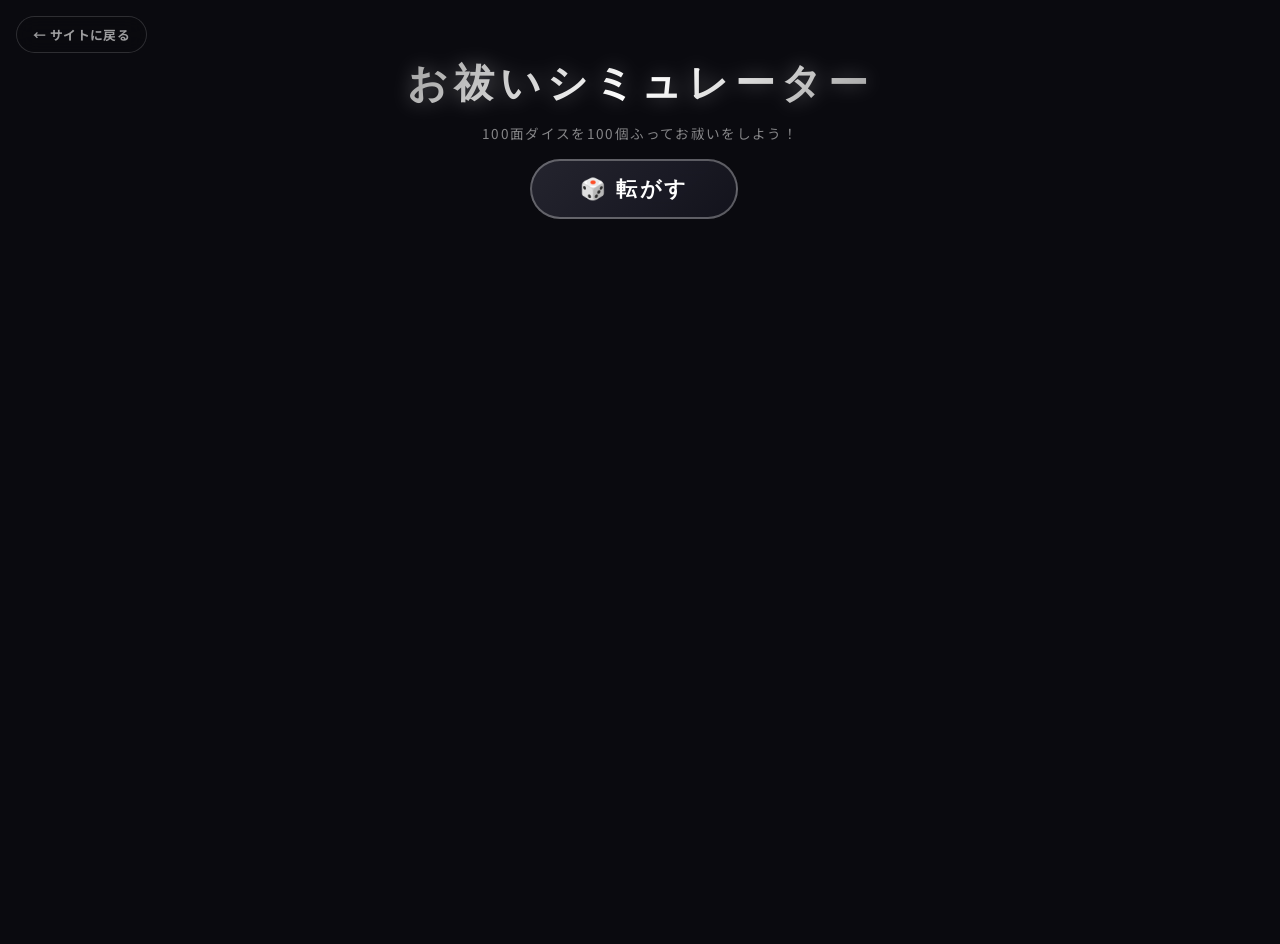
<file: games/oharai/index.html>
<!DOCTYPE html>
<html lang="ja">

<head>
  <meta charset="UTF-8">
  <meta name="viewport" content="width=device-width, initial-scale=1.0, viewport-fit=cover">
  <title>お祓いシミュレーター</title>
  <meta name="description" content="3D物理演出で100面ダイスを100個転がすシミュレーター">
  <link rel="stylesheet" href="style.css">
  <link
    href="https://fonts.googleapis.com/css2?family=Orbitron:wght@400;700;900&family=Noto+Sans+JP:wght@400;700&display=swap"
    rel="stylesheet">
</head>

<body>
  <a href="../../" id="back-to-site">← サイトに戻る</a>
  <div id="app">
    <!-- 3D Canvas -->
    <canvas id="dice-canvas"></canvas>

    <!-- Overlay UI -->
    <div id="overlay">
      <h1 id="title">お祓いシミュレーター</h1>
      <p id="subtitle">100面ダイスを100個ふってお祓いをしよう！</p>
      <div id="btn-row">
        <button id="roll-btn">🎲 転がす</button>
        <div id="action-btns">
          <button id="screenshot-btn" class="action-btn">📸 スクショ</button>
          <button id="share-btn" class="action-btn">𝕏 共有</button>
        </div>
      </div>
      <div id="status-text"></div>
    </div>

    <!-- Results Panel -->
    <div id="results-panel">
      <div id="results-grid"></div>
    </div>

    <!-- Debug Panel (?debug=1 で表示) -->
    <div id="debug-panel" style="display:none">
      <div id="debug-title">DEBUG</div>
      <button class="debug-btn" id="debug-normal">通常</button>
      <button class="debug-btn" id="debug-crit">クリ多め</button>
      <button class="debug-btn" id="debug-fumble">ファン多め</button>
      <button class="debug-btn" id="debug-neutral">同数</button>
      <button class="debug-btn" id="debug-explosion">爆発</button>
      <button class="debug-btn" id="debug-fallen">落下</button>
    </div>

  </div>

  <script type="importmap">
  {
    "imports": {
      "three": "https://esm.sh/three@0.162.0",
      "three/addons/": "https://esm.sh/three@0.162.0/examples/jsm/",
      "cannon-es": "https://esm.sh/cannon-es@0.20.0"
    }
  }
  </script>
  <script type="module" src="main.js"></script>
</body>

</html>
</file>
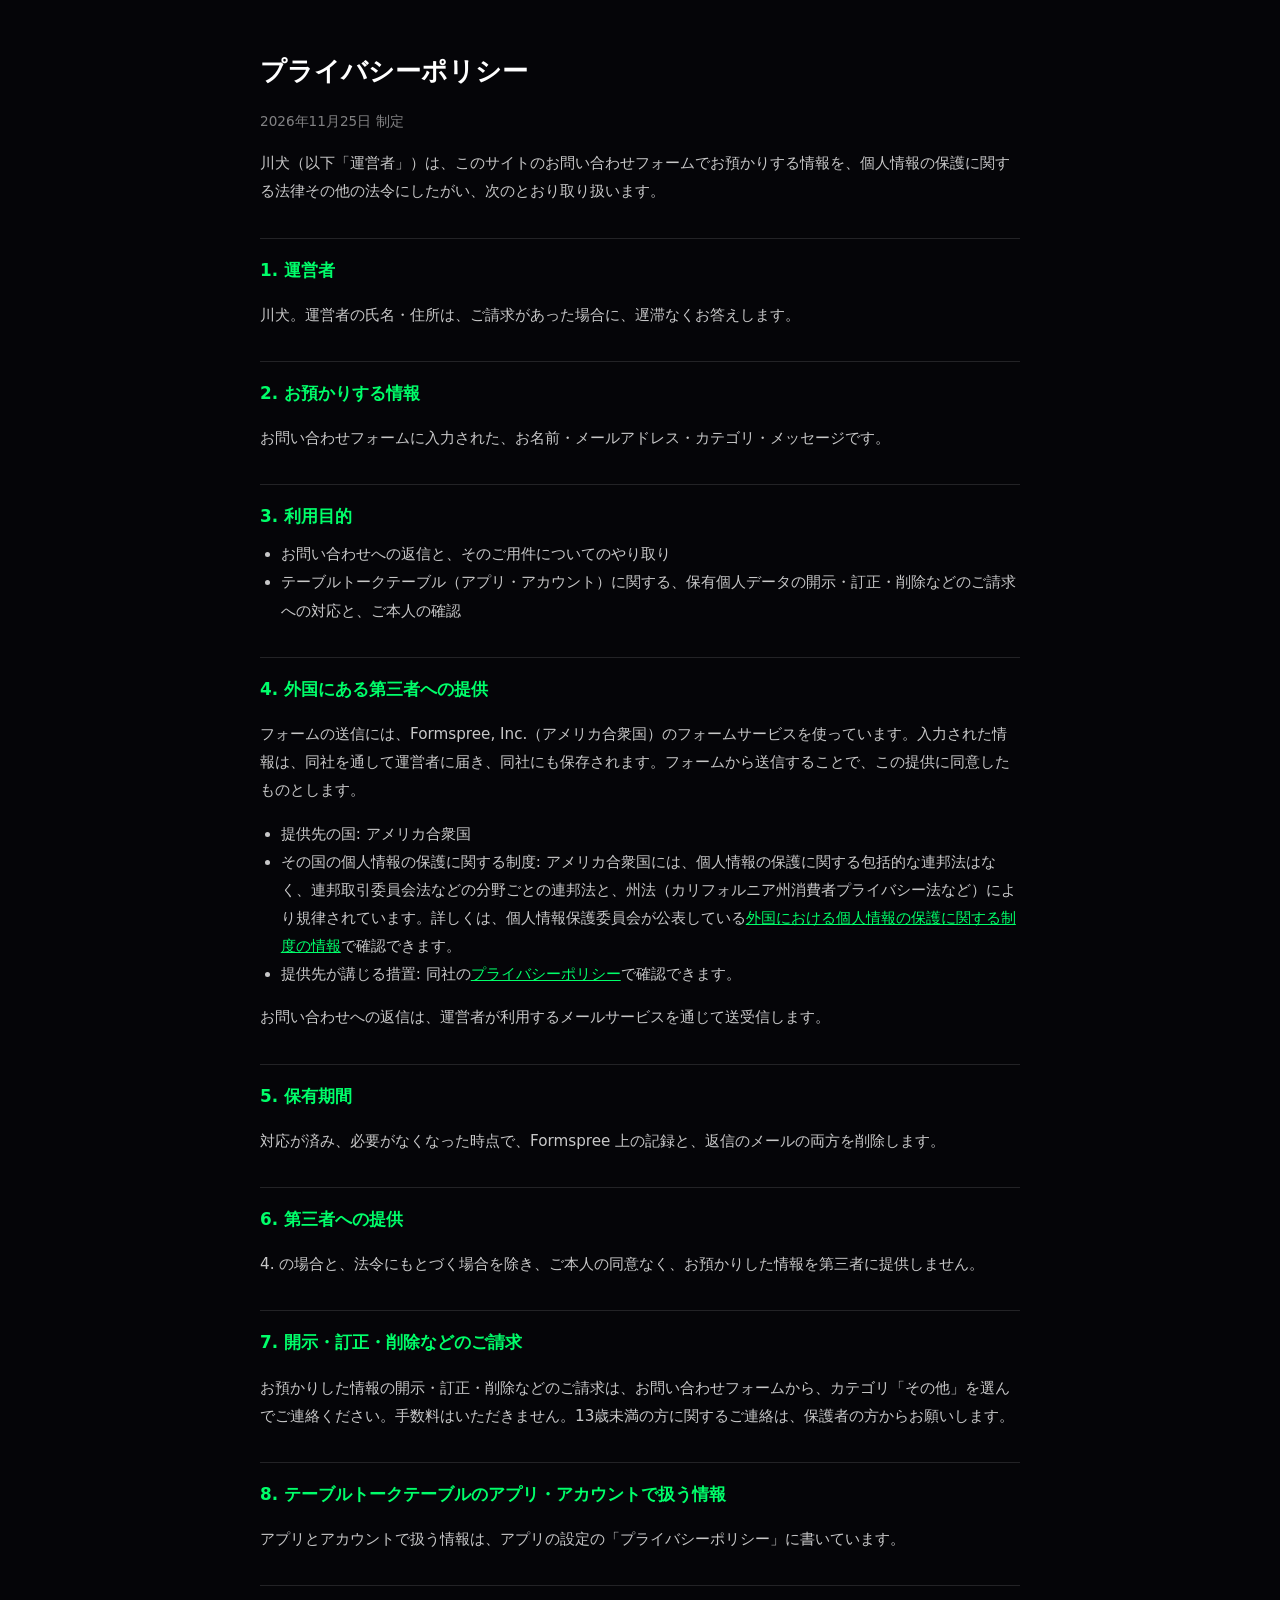
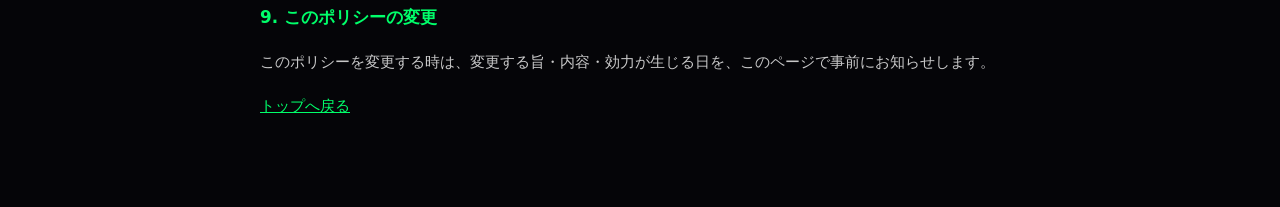
<file: privacy.html>
<!DOCTYPE html>
<html lang="ja">
<head>
<meta charset="UTF-8">
<meta name="viewport" content="width=device-width, initial-scale=1.0">
<title>プライバシーポリシー | 川犬 KAWAKEN</title>
<meta name="robots" content="noindex">
<link rel="icon" type="image/svg+xml" href="assets/favicon.svg">
<style>
  body { margin: 0; background: #050508; color: rgba(255,255,255,0.78); font-family: 'Noto Sans JP', system-ui, sans-serif; line-height: 1.85; }
  main { max-width: 760px; margin: 0 auto; padding: 48px 20px 72px; }
  h1 { color: #fff; font-size: 1.6rem; margin: 0 0 4px; }
  h2 { color: #00ff6a; font-size: 1.05rem; margin: 32px 0 8px; padding-top: 16px; border-top: 1px solid rgba(255,255,255,0.12); }
  p, li { font-size: 0.95rem; }
  ul { padding-left: 1.3em; margin: 0; }
  a { color: #00ff6a; }
  .note { color: rgba(255,255,255,0.5); font-size: 0.85rem; }
</style>
</head>
<body>
<main>
<h1>プライバシーポリシー</h1>
<p class="note">2026年11月25日 制定</p>
<p>川犬（以下「運営者」）は、このサイトのお問い合わせフォームでお預かりする情報を、個人情報の保護に関する法律その他の法令にしたがい、次のとおり取り扱います。</p>

<h2>1. 運営者</h2>
<p>川犬。運営者の氏名・住所は、ご請求があった場合に、遅滞なくお答えします。</p>

<h2>2. お預かりする情報</h2>
<p>お問い合わせフォームに入力された、お名前・メールアドレス・カテゴリ・メッセージです。</p>

<h2>3. 利用目的</h2>
<ul>
<li>お問い合わせへの返信と、そのご用件についてのやり取り</li>
<li>テーブルトークテーブル（アプリ・アカウント）に関する、保有個人データの開示・訂正・削除などのご請求への対応と、ご本人の確認</li>
</ul>

<h2>4. 外国にある第三者への提供</h2>
<p>フォームの送信には、Formspree, Inc.（アメリカ合衆国）のフォームサービスを使っています。入力された情報は、同社を通して運営者に届き、同社にも保存されます。フォームから送信することで、この提供に同意したものとします。</p>
<ul>
<li>提供先の国: アメリカ合衆国</li>
<li>その国の個人情報の保護に関する制度: アメリカ合衆国には、個人情報の保護に関する包括的な連邦法はなく、連邦取引委員会法などの分野ごとの連邦法と、州法（カリフォルニア州消費者プライバシー法など）により規律されています。詳しくは、個人情報保護委員会が公表している<a href="https://www.ppc.go.jp/personalinfo/legal/kaiseihogohou/#gaikoku">外国における個人情報の保護に関する制度の情報</a>で確認できます。</li>
<li>提供先が講じる措置: 同社の<a href="https://formspree.io/legal/privacy-policy/">プライバシーポリシー</a>で確認できます。</li>
</ul>
<p>お問い合わせへの返信は、運営者が利用するメールサービスを通じて送受信します。</p>

<h2>5. 保有期間</h2>
<p>対応が済み、必要がなくなった時点で、Formspree 上の記録と、返信のメールの両方を削除します。</p>

<h2>6. 第三者への提供</h2>
<p>4. の場合と、法令にもとづく場合を除き、ご本人の同意なく、お預かりした情報を第三者に提供しません。</p>

<h2>7. 開示・訂正・削除などのご請求</h2>
<p>お預かりした情報の開示・訂正・削除などのご請求は、お問い合わせフォームから、カテゴリ「その他」を選んでご連絡ください。手数料はいただきません。13歳未満の方に関するご連絡は、保護者の方からお願いします。</p>

<h2>8. テーブルトークテーブルのアプリ・アカウントで扱う情報</h2>
<p>アプリとアカウントで扱う情報は、アプリの設定の「プライバシーポリシー」に書いています。</p>

<h2>9. このポリシーの変更</h2>
<p>このポリシーを変更する時は、変更する旨・内容・効力が生じる日を、このページで事前にお知らせします。</p>

<p><a href="./">トップへ戻る</a></p>
</main>
</body>
</html>
</file>
<file: games/oharai/style.css>
/* ========================================
   3D 100面ダイス × 100個 シミュレーター
   ======================================== */

/* --- Reset & Base --- */
*,
*::before,
*::after {
  margin: 0;
  padding: 0;
  box-sizing: border-box;
}

html,
body {
  width: 100%;
  height: 100%;
  overflow: hidden;
  font-family: 'Noto Sans JP', 'Orbitron', sans-serif;
  background: #0a0a0f;
  color: #e0e0e0;
}

/* --- Back to Site Button --- */
#back-to-site {
  position: fixed;
  top: max(16px, calc(env(safe-area-inset-top, 0px) + 4px));
  left: max(16px, calc(env(safe-area-inset-left, 0px) + 16px));
  z-index: 500;
  font-family: 'Noto Sans JP', sans-serif;
  font-size: 0.8rem;
  font-weight: 700;
  color: rgba(255, 255, 255, 0.6);
  text-decoration: none;
  padding: 8px 16px;
  border-radius: 30px;
  border: 1px solid rgba(255, 255, 255, 0.15);
  background: rgba(10, 10, 15, 0.7);
  backdrop-filter: blur(10px);
  transition: all 0.3s ease;
  letter-spacing: 0.03em;
}

#back-to-site:hover {
  color: #00ff6a;
  border-color: rgba(0, 255, 106, 0.4);
  background: rgba(0, 255, 106, 0.08);
  box-shadow: 0 0 16px rgba(0, 255, 106, 0.15);
  transform: translateX(-2px);
}

#app {
  position: relative;
  width: 100%;
  height: 100%;
}

/* --- 3D Canvas --- */
#dice-canvas {
  display: block;
  width: 100%;
  height: 100%;
}

/* --- Overlay UI --- */
#overlay {
  position: absolute;
  top: 0;
  left: 0;
  width: 100%;
  pointer-events: none;
  display: flex;
  flex-direction: column;
  align-items: center;
  /* safe-area-inset-top: ノッチ/ステータスバーの高さ分下にずらす */
  padding: max(20px, calc(env(safe-area-inset-top, 0px) + 56px)) 20px 20px;
  z-index: 10;
}

#title {
  font-family: 'Orbitron', monospace;
  font-size: 2.5rem;
  font-weight: 900;
  background: linear-gradient(135deg, #a0a0a0, #ffffff, #a0a0a0);
  background-clip: text;
  -webkit-background-clip: text;
  -webkit-text-fill-color: transparent;
  text-shadow: none;
  letter-spacing: 0.15em;
  margin-bottom: 12px;
  filter: drop-shadow(0 0 10px rgba(255, 255, 255, 0.3));
}

/* --- Button Row (Roll + Action Buttons) --- */
#btn-row {
  display: flex;
  align-items: center;
  gap: 12px;
  pointer-events: none;
}

#roll-btn {
  pointer-events: auto;
  font-family: 'Orbitron', monospace;
  font-size: 1.3rem;
  font-weight: 700;
  padding: 14px 48px;
  border: 2px solid rgba(255, 255, 255, 0.3);
  border-radius: 50px;
  background: linear-gradient(135deg, rgba(40, 40, 50, 0.9), rgba(20, 20, 30, 0.95));
  color: #fff;
  cursor: pointer;
  transition: all 0.3s ease;
  backdrop-filter: blur(10px);
  text-transform: uppercase;
  letter-spacing: 0.1em;
}

#roll-btn:hover {
  border-color: rgba(255, 255, 255, 0.6);
  background: linear-gradient(135deg, rgba(60, 60, 80, 0.95), rgba(30, 30, 50, 0.98));
  transform: translateY(-2px);
  box-shadow: 0 8px 30px rgba(0, 0, 0, 0.5), 0 0 20px rgba(255, 255, 255, 0.1);
}

#roll-btn:active {
  transform: translateY(1px) scale(0.97);
}

#roll-btn:disabled {
  opacity: 0.4;
  cursor: not-allowed;
  transform: none;
  box-shadow: none;
}

#subtitle {
  font-family: 'Noto Sans JP', sans-serif;
  font-size: 0.85rem;
  color: rgba(255, 255, 255, 0.5);
  margin-bottom: 16px;
  letter-spacing: 0.1em;
}

#status-text {
  font-family: 'Orbitron', monospace;
  font-size: 1rem;
  margin-top: 10px;
  color: rgba(255, 255, 255, 0.6);
  min-height: 1.5em;
  letter-spacing: 0.05em;
}

/* --- Action Buttons (Share / Screenshot) --- */
#action-btns {
  display: flex;
  gap: 12px;
  opacity: 0;
  max-width: 0;
  overflow: clip visible;
  pointer-events: none;
  transition: opacity 0.4s ease, max-width 0.5s ease;
}

#action-btns.visible {
  opacity: 1;
  max-width: 400px;
  pointer-events: auto;
}

.action-btn {
  font-family: 'Noto Sans JP', sans-serif;
  font-size: 0.85rem;
  font-weight: 700;
  padding: 10px 24px;
  white-space: nowrap;
  border: 1px solid rgba(255, 255, 255, 0.2);
  border-radius: 40px;
  background: linear-gradient(135deg, rgba(30, 30, 40, 0.85), rgba(15, 15, 25, 0.9));
  color: rgba(255, 255, 255, 0.85);
  cursor: pointer;
  transition: all 0.3s ease;
  backdrop-filter: blur(10px);
  letter-spacing: 0.05em;
}

.action-btn:hover {
  border-color: rgba(255, 255, 255, 0.5);
  background: linear-gradient(135deg, rgba(50, 50, 65, 0.9), rgba(25, 25, 40, 0.95));
  transform: translateY(-2px);
  box-shadow: 0 6px 20px rgba(0, 0, 0, 0.4), 0 0 15px rgba(255, 255, 255, 0.08);
}

.action-btn:active {
  transform: translateY(1px) scale(0.97);
}

#share-btn {
  border-color: rgba(29, 161, 242, 0.3);
  background: linear-gradient(135deg, rgba(15, 30, 50, 0.9), rgba(10, 20, 35, 0.95));
}

#share-btn:hover {
  border-color: rgba(29, 161, 242, 0.6);
  box-shadow: 0 6px 20px rgba(0, 0, 0, 0.4), 0 0 15px rgba(29, 161, 242, 0.15);
}

#screenshot-btn {
  border-color: rgba(100, 200, 120, 0.3);
  background: linear-gradient(135deg, rgba(15, 35, 20, 0.9), rgba(10, 25, 15, 0.95));
}

#screenshot-btn:hover {
  border-color: rgba(100, 200, 120, 0.6);
  box-shadow: 0 6px 20px rgba(0, 0, 0, 0.4), 0 0 15px rgba(100, 200, 120, 0.15);
}

/* --- Results Panel --- */
#results-panel {
  position: absolute;
  bottom: 0;
  left: 0;
  width: 100%;
  background: linear-gradient(to top, rgba(5, 5, 15, 0.95) 0%, rgba(5, 5, 15, 0.85) 70%, transparent 100%);
  padding: 20px 30px 24px;
  z-index: 10;
  transform: translateY(100%);
  transition: transform 0.6s cubic-bezier(0.22, 1, 0.36, 1);
  backdrop-filter: blur(8px);
}

#results-panel.visible {
  transform: translateY(0%);
}

#results-grid {
  display: grid;
  grid-template-columns: repeat(20, 1fr);
  gap: 6px;
  max-width: 1100px;
  margin: 0 auto;
}

/* --- Dice Result Cell --- */
.dice-cell {
  display: flex;
  align-items: center;
  justify-content: center;
  aspect-ratio: 1;
  border-radius: 6px;
  font-family: 'Orbitron', monospace;
  font-size: 0.7rem;
  font-weight: 700;
  background: rgba(255, 255, 255, 0.06);
  border: 1px solid rgba(255, 255, 255, 0.1);
  opacity: 0;
  transform: scale(0.5) rotateX(30deg);
  animation: cellAppear 0.4s ease forwards;
  will-change: transform, opacity;
}

/* --- Critical: 1-5 (Yellow/Gold glow) --- */
.dice-cell.critical {
  color: #ffd700;
  background: rgba(255, 215, 0, 0.15);
  border-color: rgba(255, 215, 0, 0.5);
  box-shadow:
    0 0 8px rgba(255, 215, 0, 0.4),
    0 0 20px rgba(255, 215, 0, 0.2),
    inset 0 0 8px rgba(255, 215, 0, 0.1);
  animation: cellAppear 0.4s ease forwards, pulseGold 2s ease-in-out infinite;
}

/* --- Fumble: 96-100 (Purple glow) --- */
.dice-cell.fumble {
  color: #c084fc;
  background: rgba(162, 89, 255, 0.15);
  border-color: rgba(162, 89, 255, 0.5);
  box-shadow:
    0 0 8px rgba(162, 89, 255, 0.4),
    0 0 20px rgba(162, 89, 255, 0.2),
    inset 0 0 8px rgba(162, 89, 255, 0.1);
  animation: cellAppear 0.4s ease forwards, pulsePurple 2s ease-in-out infinite;
}

/* --- Animations --- */
@keyframes cellAppear {
  to {
    opacity: 1;
    transform: scale(1) rotateX(0deg);
  }
}

@keyframes pulseGold {

  0%,
  100% {
    box-shadow:
      0 0 8px rgba(255, 215, 0, 0.4),
      0 0 20px rgba(255, 215, 0, 0.2),
      inset 0 0 8px rgba(255, 215, 0, 0.1);
    text-shadow: 0 0 6px rgba(255, 215, 0, 0.6);
  }

  50% {
    box-shadow:
      0 0 14px rgba(255, 215, 0, 0.7),
      0 0 35px rgba(255, 215, 0, 0.4),
      inset 0 0 14px rgba(255, 215, 0, 0.2);
    text-shadow: 0 0 12px rgba(255, 215, 0, 0.9);
  }
}

@keyframes pulsePurple {

  0%,
  100% {
    box-shadow:
      0 0 8px rgba(162, 89, 255, 0.4),
      0 0 20px rgba(162, 89, 255, 0.2),
      inset 0 0 8px rgba(162, 89, 255, 0.1);
    text-shadow: 0 0 6px rgba(162, 89, 255, 0.6);
  }

  50% {
    box-shadow:
      0 0 14px rgba(162, 89, 255, 0.7),
      0 0 35px rgba(162, 89, 255, 0.4),
      inset 0 0 14px rgba(162, 89, 255, 0.2);
    text-shadow: 0 0 12px rgba(162, 89, 255, 0.9);
  }
}

/* --- Responsive --- */
@media (max-width: 900px) {
  #results-grid {
    grid-template-columns: repeat(10, 1fr);
    gap: 4px;
  }

  .dice-cell {
    font-size: 0.6rem;
  }

  #title {
    font-size: 1.5rem;
  }

  .stats-count {
    font-size: 2.8rem;
  }

  .stats-container {
    padding: 24px 32px;
    gap: 14px;
  }

  .stats-vs {
    font-size: 1.6rem;
  }
}

/* --- スマホ縦画面 (600px以下) --- */
@media (max-width: 600px) {
  #overlay {
    padding: max(12px, calc(env(safe-area-inset-top, 0px) + 12px)) 12px 0;
  }

  #title {
    font-size: 1.2rem;
    margin-bottom: 6px;
    letter-spacing: 0.08em;
  }

  #subtitle {
    font-size: 0.72rem;
    margin-bottom: 10px;
  }

  #roll-btn {
    font-size: 1rem;
    padding: 11px 32px;
  }

  .action-btn {
    font-size: 0.75rem;
    padding: 8px 16px;
  }

  #status-text {
    font-size: 0.82rem;
  }

  #results-grid {
    grid-template-columns: repeat(10, 1fr);
    gap: 2px;
  }

  .dice-cell {
    font-size: 0.5rem;
    aspect-ratio: auto;
    padding: 4px 0;
  }

  #results-panel {
    padding: 10px 10px 12px;
  }

  /* 演出メッセージ: vw固定で必ず小さく */
  .result-message {
    font-size: 4vw;
    white-space: normal;
    overflow-wrap: break-word;
    word-break: break-word;
    text-align: center;
    width: 100%;
    left: 0;
    right: 0;
    top: 8%;
    padding: 0 16px;
    letter-spacing: 0;
    box-sizing: border-box;
    transform: scale(0);
    animation: messagePopInMobile 0.6s cubic-bezier(0.34, 1.56, 0.64, 1) 0.3s forwards;
  }

  /* 統計オーバーレイ: 上寄せ */
  .stats-overlay {
    align-items: flex-start;
    justify-content: stretch;
    padding-top: 35%;
  }

  /* 統計コンテナ: Gridで【クリ｜VS｜ファン】＋平均値を完全制御 */
  .stats-container {
    display: grid;
    grid-template-columns: 1fr auto 1fr;
    grid-template-rows: auto auto;
    width: 100%;
    padding: 10px 8px;
    gap: 6px 4px;
    border-radius: 0;
    box-sizing: border-box;
  }

  /* .stats-avg は2行目に全幅 */
  .stats-avg {
    grid-column: 1 / -1;
    grid-row: 2;
    text-align: center;
    margin-top: 2px;
  }

  /* VSテキストは列超ししない */
  .stats-vs {
    grid-row: 1;
    align-self: center;
    font-size: 0.85rem;
    padding: 0 2px;
    text-align: center;
  }

  .stats-box {
    grid-row: 1;
    min-width: 0;
    padding: 8px 6px;
    border-radius: 10px;
  }

  .stats-count {
    font-size: 1.8rem;
  }

  .stats-label {
    font-size: 0.6rem;
  }

  .stats-unit {
    font-size: 0.65rem;
  }

  .stats-avg-value {
    font-size: 1.2rem;
  }

  .stats-avg-label {
    font-size: 0.72rem;
  }

  /* 戻るボタン */
  #back-to-site {
    top: max(10px, calc(env(safe-area-inset-top, 0px) + 4px));
    left: 10px;
    font-size: 0.72rem;
    padding: 6px 12px;
  }
}

/* --- スマホ極小 (480px以下) --- */
@media (max-width: 480px) {
  #overlay {
    padding: max(8px, calc(env(safe-area-inset-top, 0px) + 8px)) 8px 0;
  }

  #title {
    font-size: 1rem;
    margin-bottom: 4px;
    letter-spacing: 0.05em;
  }

  #subtitle {
    font-size: 0.65rem;
    margin-bottom: 8px;
  }

  #roll-btn {
    font-size: 0.85rem;
    padding: 10px 24px;
    letter-spacing: 0.06em;
  }

  .action-btn {
    font-size: 0.68rem;
    padding: 7px 12px;
  }

  #btn-row {
    gap: 8px;
    flex-wrap: wrap;
    justify-content: center;
  }

  #status-text {
    font-size: 0.72rem;
    margin-top: 6px;
  }

  #results-grid {
    grid-template-columns: repeat(10, 1fr);
    gap: 1px;
  }

  .dice-cell {
    font-size: 0.4rem;
    aspect-ratio: auto;
    padding: 3px 0;
    border-radius: 3px;
  }

  #results-panel {
    padding: 6px 6px 8px;
  }

  /* 演出メッセージ */
  .result-message {
    font-size: 3.5vw;
    top: 8%;
    padding: 0 12px;
  }

  /* 統計 */
  .stats-overlay {
    padding-top: 35%;
  }

  .stats-container {
    padding: 8px 4px;
    gap: 4px 2px;
  }

  .stats-box {
    padding: 6px 4px;
  }

  .stats-count {
    font-size: 1.5rem;
  }

  .stats-label {
    font-size: 0.52rem;
  }

  .stats-unit {
    font-size: 0.58rem;
  }

  .stats-vs {
    font-size: 0.72rem;
    padding: 0;
  }

  .stats-avg-value {
    font-size: 1rem;
  }

  .stats-avg-label {
    font-size: 0.62rem;
    margin-right: 4px;
  }

  /* 戻るボタン */
  #back-to-site {
    top: max(8px, calc(env(safe-area-inset-top, 0px) + 4px));
    left: 8px;
    font-size: 0.65rem;
    padding: 5px 10px;
    border-radius: 20px;
  }
}

/* モバイル用メッセージ登場アニメーション */
@keyframes messagePopInMobile {
  0% {
    transform: scale(0) rotate(-5deg);
  }

  60% {
    transform: scale(1.1) rotate(2deg);
  }

  100% {
    transform: scale(1) rotate(0deg);
  }
}

/* ========================================
   演出オーバーレイ
   ======================================== */

/* --- 共通オーバーレイ --- */
.celebration-overlay,
.disappointment-overlay {
  position: absolute;
  top: 0;
  left: 0;
  width: 100%;
  height: 100%;
  pointer-events: none;
  z-index: 100;
  overflow: hidden;
  transition: opacity 1s ease;
}

.celebration-overlay.fade-out,
.disappointment-overlay.fade-out {
  opacity: 0;
}

/* --- 共通メッセージ --- */
.result-message {
  position: absolute;
  top: 30%;
  left: 50%;
  transform: translateX(-50%) scale(0);
  font-family: 'Orbitron', 'Noto Sans JP', monospace;
  font-size: 2.5rem;
  font-weight: 900;
  white-space: nowrap;
  animation: messagePopIn 0.6s cubic-bezier(0.34, 1.56, 0.64, 1) 0.3s forwards;
  text-align: center;
  letter-spacing: 0.05em;
}

/* stats-label small タグ（ラベル折り返し用） */
.stats-label small {
  display: block;
  font-size: 0.75em;
  opacity: 0.75;
  margin-top: 2px;
}

/* --- おめでとうメッセージ --- */
.celebration-message {
  color: #ffd700;
  text-shadow:
    0 0 20px rgba(255, 215, 0, 0.8),
    0 0 40px rgba(255, 215, 0, 0.5),
    0 0 80px rgba(255, 215, 0, 0.3),
    0 2px 4px rgba(0, 0, 0, 0.5);
}

/* --- がっかりメッセージ --- */
.disappointment-message {
  color: #c084fc;
  text-shadow:
    0 0 20px rgba(162, 89, 255, 0.8),
    0 0 40px rgba(162, 89, 255, 0.5),
    0 0 80px rgba(162, 89, 255, 0.3),
    0 2px 4px rgba(0, 0, 0, 0.5);
}

/* --- 紙吹雪パーティクル --- */
.confetti {
  position: absolute;
  top: -20%;
  border-radius: 2px;
  animation: confettiFall linear infinite;
  will-change: transform, opacity;
}

@keyframes confettiFall {
  0% {
    transform: translateY(0) rotate(0deg);
    opacity: 1;
  }

  85% {
    opacity: 1;
  }

  100% {
    transform: translateY(130vh) rotate(720deg);
    opacity: 0;
  }
}

/* --- 紫の雨パーティクル --- */
.purple-rain {
  position: absolute;
  top: -15%;
  width: 2px;
  height: 20px;
  background: linear-gradient(to bottom, transparent, #a259ff, #7c3aed);
  border-radius: 0 0 2px 2px;
  animation: purpleRainFall linear infinite;
  box-shadow: 0 0 6px rgba(162, 89, 255, 0.6);
  will-change: transform, opacity;
}

@keyframes purpleRainFall {
  0% {
    transform: translateY(0);
    opacity: 0.8;
  }

  85% {
    opacity: 0.6;
  }

  100% {
    transform: translateY(130vh);
    opacity: 0;
  }
}

/* --- おめでとう絵文字 --- */
.celebration-emoji {
  position: absolute;
  animation: emojiBounce 2.5s ease-in-out infinite;
  opacity: 0;
  filter: drop-shadow(0 0 8px rgba(255, 215, 0, 0.6));
  will-change: transform, opacity;
}

@keyframes emojiBounce {
  0% {
    opacity: 0;
    transform: scale(0) translateY(50px);
  }

  20% {
    opacity: 1;
    transform: scale(1.3) translateY(-30px);
  }

  40% {
    transform: scale(1) translateY(0);
  }

  60% {
    opacity: 1;
    transform: scale(1.1) translateY(-15px);
  }

  80% {
    opacity: 1;
    transform: scale(1) translateY(0);
  }

  100% {
    opacity: 0;
    transform: scale(0.8) translateY(20px);
  }
}

/* --- がっかり絵文字 --- */
.disappointment-emoji {
  position: absolute;
  animation: emojiSink 3s ease-in-out infinite;
  opacity: 0;
  filter: drop-shadow(0 0 8px rgba(162, 89, 255, 0.6));
  will-change: transform, opacity;
}

@keyframes emojiSink {
  0% {
    opacity: 0;
    transform: scale(0) rotate(0deg);
  }

  15% {
    opacity: 1;
    transform: scale(1.2) rotate(-10deg);
  }

  40% {
    opacity: 0.8;
    transform: scale(1) rotate(5deg);
  }

  70% {
    opacity: 0.6;
    transform: scale(0.9) rotate(-3deg);
  }

  100% {
    opacity: 0;
    transform: scale(0.5) rotate(15deg) translateY(60px);
  }
}

/* --- メッセージ登場 --- */
@keyframes messagePopIn {
  0% {
    transform: translateX(-50%) scale(0) rotate(-5deg);
  }

  60% {
    transform: translateX(-50%) scale(1.15) rotate(2deg);
  }

  100% {
    transform: translateX(-50%) scale(1) rotate(0deg);
  }
}

/* ========================================
   統計オーバーレイ
   ======================================== */
.stats-overlay {
  position: absolute;
  top: 0;
  left: 0;
  width: 100%;
  height: 100%;
  pointer-events: none;
  z-index: 110;
  display: flex;
  align-items: center;
  justify-content: center;
}

.stats-container {
  display: flex;
  align-items: center;
  justify-content: center;
  gap: 20px;
  flex-wrap: nowrap;
  animation: statsSlideIn 0.8s cubic-bezier(0.22, 1, 0.36, 1) forwards;
  opacity: 0;
  transform: translateY(30px);
  background: radial-gradient(ellipse at center, rgba(0, 0, 0, 0.7) 0%, rgba(0, 0, 0, 0.4) 60%, transparent 100%);
  padding: 32px 48px;
  border-radius: 24px;
}

@keyframes statsSlideIn {
  to {
    opacity: 1;
    transform: translateY(0);
  }
}

.stats-box {
  text-align: center;
  padding: 16px 28px;
  border-radius: 16px;
  backdrop-filter: blur(12px);
  border: 1px solid rgba(255, 255, 255, 0.15);
  min-width: 140px;
}

.stats-critical {
  background: rgba(255, 215, 0, 0.12);
  border-color: rgba(255, 215, 0, 0.4);
  box-shadow: 0 0 30px rgba(255, 215, 0, 0.2), inset 0 0 20px rgba(255, 215, 0, 0.05);
}

.stats-fumble {
  background: rgba(162, 89, 255, 0.12);
  border-color: rgba(162, 89, 255, 0.4);
  box-shadow: 0 0 30px rgba(162, 89, 255, 0.2), inset 0 0 20px rgba(162, 89, 255, 0.05);
}

.stats-label {
  font-family: 'Noto Sans JP', sans-serif;
  font-size: 0.75rem;
  font-weight: 700;
  letter-spacing: 0.05em;
  margin-bottom: 6px;
  opacity: 0.8;
}

.stats-critical .stats-label {
  color: #ffd700;
}

.stats-fumble .stats-label {
  color: #c084fc;
}

.stats-count {
  font-family: 'Orbitron', monospace;
  font-size: 3.5rem;
  font-weight: 900;
  line-height: 1;
}

.stats-critical .stats-count {
  color: #ffd700;
  text-shadow: 0 0 20px rgba(255, 215, 0, 0.6), 0 0 40px rgba(255, 215, 0, 0.3);
}

.stats-fumble .stats-count {
  color: #c084fc;
  text-shadow: 0 0 20px rgba(162, 89, 255, 0.6), 0 0 40px rgba(162, 89, 255, 0.3);
}

.stats-unit {
  font-family: 'Noto Sans JP', sans-serif;
  font-size: 0.85rem;
  opacity: 0.7;
  color: #ccc;
  margin-top: 4px;
}

.stats-vs {
  font-family: 'Orbitron', monospace;
  font-size: 2rem;
  font-weight: 900;
  color: rgba(255, 255, 255, 0.5);
  text-shadow: 0 0 10px rgba(255, 255, 255, 0.2);
  padding: 0 8px;
}

.stats-avg {
  width: 100%;
  text-align: center;
  margin-top: 8px;
}

.stats-avg-label {
  font-family: 'Noto Sans JP', sans-serif;
  font-size: 0.85rem;
  color: rgba(255, 255, 255, 0.6);
  margin-right: 10px;
}

.stats-avg-value {
  font-family: 'Orbitron', monospace;
  font-size: 1.8rem;
  font-weight: 700;
  color: #fff;
  text-shadow: 0 0 12px rgba(255, 255, 255, 0.3);
}

/* ========================================
   まあまあ演出（クリファン同数）
   ======================================== */
.neutral-overlay {
  position: absolute;
  top: 0;
  left: 0;
  width: 100%;
  height: 100%;
  pointer-events: none;
  z-index: 100;
  overflow: hidden;
}

.neutral-star {
  position: absolute;
  top: -10%;
  animation: neutralStarFall linear infinite;
  will-change: transform, opacity;
}

@keyframes neutralStarFall {
  0% {
    transform: translateY(0) rotate(0deg);
    opacity: 0.6;
  }

  50% {
    opacity: 0.4;
  }

  100% {
    transform: translateY(130vh) rotate(360deg);
    opacity: 0;
  }
}

.neutral-emoji {
  position: absolute;
  animation: neutralFloat 3s ease-in-out infinite;
  opacity: 0;
  filter: drop-shadow(0 0 6px rgba(255, 255, 255, 0.3));
  will-change: transform, opacity;
}

@keyframes neutralFloat {
  0% {
    opacity: 0;
    transform: scale(0) translateY(20px);
  }

  20% {
    opacity: 0.8;
    transform: scale(1.1) translateY(-10px);
  }

  50% {
    opacity: 0.7;
    transform: scale(1) translateY(5px);
  }

  80% {
    opacity: 0.8;
    transform: scale(1.05) translateY(-5px);
  }

  100% {
    opacity: 0;
    transform: scale(0.8) translateY(15px);
  }
}

.neutral-message {
  color: #bbbbcc;
  text-shadow:
    0 0 15px rgba(200, 200, 220, 0.6),
    0 0 30px rgba(200, 200, 220, 0.3),
    0 2px 4px rgba(0, 0, 0, 0.5);
}

/* ========================================
   ダイス落下演出
   ======================================== */
.fallen-overlay {
  position: absolute;
  top: 0;
  left: 0;
  width: 100%;
  height: 100%;
  pointer-events: none;
  z-index: 100;
  overflow: hidden;
}

/* 落下パーティクル（角ばったダイス風の小片が落ちる） */
.fallen-particle {
  position: absolute;
  top: -10%;
  width: 6px;
  height: 6px;
  background: #00bcd4;
  border-radius: 1px;
  animation: fallenDrop linear infinite;
  box-shadow: 0 0 6px rgba(0, 188, 212, 0.6);
  will-change: transform, opacity;
}

@keyframes fallenDrop {
  0% {
    transform: translateY(0) rotate(0deg);
    opacity: 0.7;
  }

  50% {
    opacity: 0.5;
  }

  100% {
    transform: translateY(130vh) rotate(540deg);
    opacity: 0;
  }
}

/* 落下絵文字 */
.fallen-emoji {
  position: absolute;
  animation: fallenSink 3s ease-in-out infinite;
  opacity: 0;
  filter: drop-shadow(0 0 6px rgba(0, 188, 212, 0.5));
  will-change: transform, opacity;
}

@keyframes fallenSink {
  0% {
    opacity: 0;
    transform: scale(0) translateY(-20px);
  }

  15% {
    opacity: 0.9;
    transform: scale(1.2) translateY(0);
  }

  40% {
    opacity: 0.7;
    transform: scale(1) translateY(15px) rotate(-5deg);
  }

  70% {
    opacity: 0.5;
    transform: scale(0.9) translateY(30px) rotate(5deg);
  }

  100% {
    opacity: 0;
    transform: scale(0.6) translateY(60px) rotate(-10deg);
  }
}

/* 落下メッセージ */
.fallen-message {
  color: #00bcd4;
  text-shadow:
    0 0 15px rgba(0, 188, 212, 0.8),
    0 0 30px rgba(0, 188, 212, 0.5),
    0 0 60px rgba(0, 188, 212, 0.3),
    0 2px 4px rgba(0, 0, 0, 0.5);
}

/* ========================================
   爆発演出（ファンブル10超え）
   ======================================== */

/* 赤フラッシュ */
.explosion-flash {
  position: absolute;
  top: 0;
  left: 0;
  width: 100%;
  height: 100%;
  background: radial-gradient(circle at center, rgba(255, 60, 0, 0.9), rgba(255, 0, 0, 0.6), transparent 70%);
  z-index: 200;
  pointer-events: none;
  animation: flashBang 0.6s ease-out forwards;
}

@keyframes flashBang {
  0% {
    opacity: 1;
    transform: scale(1);
  }

  50% {
    opacity: 0.8;
  }

  100% {
    opacity: 0;
    transform: scale(1.5);
  }
}

/* 爆発オーバーレイ */
.explosion-overlay {
  position: absolute;
  top: 0;
  left: 0;
  width: 100%;
  height: 100%;
  pointer-events: none;
  z-index: 150;
  overflow: hidden;
}

/* 爆発パーティクル */
.explosion-particle {
  position: absolute;
  animation: explodeFly 1.5s ease-out forwards;
  will-change: transform, opacity;
}

@keyframes explodeFly {
  0% {
    opacity: 1;
    transform: translate(0, 0) scale(1) rotate(0deg);
  }

  100% {
    opacity: 0;
    transform: translate(var(--dx), var(--dy)) scale(0.3) rotate(720deg);
  }
}

/* 爆発メッセージ */
.explosion-message {
  color: #ff4400;
  text-shadow:
    0 0 20px rgba(255, 68, 0, 0.9),
    0 0 40px rgba(255, 68, 0, 0.6),
    0 0 80px rgba(255, 68, 0, 0.4),
    0 0 120px rgba(255, 0, 0, 0.3),
    0 2px 4px rgba(0, 0, 0, 0.8);
  font-size: 3rem;
}

/* UIを吹き飛ばす */
.explode-fly {
  animation: uiFlyAway 1.2s cubic-bezier(0.22, 1, 0.36, 1) forwards !important;
  pointer-events: none !important;
}

@keyframes uiFlyAway {
  0% {
    transform: translateY(0) rotate(0deg);
    opacity: 1;
  }

  100% {
    transform: translateY(-200vh) rotate(45deg);
    opacity: 0;
  }
}

.explode-fly-down {
  animation: uiFlyDown 1s cubic-bezier(0.22, 1, 0.36, 1) forwards !important;
  pointer-events: none !important;
}

@keyframes uiFlyDown {
  0% {
    transform: translateY(0) rotate(0deg);
    opacity: 1;
  }

  100% {
    transform: translateY(200vh) rotate(-30deg);
    opacity: 0;
  }
}

/* キャンバス揺れ */
.explode-shake {
  animation: canvasShake 0.5s ease-out;
}

@keyframes canvasShake {

  0%,
  100% {
    transform: translate(0, 0);
  }

  10% {
    transform: translate(-15px, 10px);
  }

  20% {
    transform: translate(15px, -10px);
  }

  30% {
    transform: translate(-10px, 15px);
  }

  40% {
    transform: translate(10px, -15px);
  }

  50% {
    transform: translate(-12px, 8px);
  }

  60% {
    transform: translate(8px, -12px);
  }

  70% {
    transform: translate(-5px, 10px);
  }

  80% {
    transform: translate(5px, -5px);
  }

  90% {
    transform: translate(-3px, 3px);
  }
}

/* ========================================
   デバッグパネル（developブランチ専用）
   ======================================== */
#debug-panel {
  position: fixed;
  bottom: 12px;
  left: 12px;
  z-index: 9999;
  display: flex;
  flex-direction: column;
  gap: 6px;
  padding: 10px;
  border-radius: 12px;
  background: rgba(0, 0, 0, 0.8);
  border: 1px solid rgba(255, 255, 255, 0.15);
  backdrop-filter: blur(8px);
}

#debug-title {
  font-family: 'Orbitron', monospace;
  font-size: 0.7rem;
  color: rgba(255, 200, 50, 0.8);
  text-align: center;
  letter-spacing: 0.1em;
  margin-bottom: 2px;
}

.debug-btn {
  font-family: 'Noto Sans JP', sans-serif;
  font-size: 0.7rem;
  font-weight: 700;
  padding: 6px 12px;
  border: 1px solid rgba(255, 255, 255, 0.2);
  border-radius: 6px;
  background: rgba(255, 255, 255, 0.08);
  color: rgba(255, 255, 255, 0.85);
  cursor: pointer;
  transition: all 0.2s ease;
  white-space: nowrap;
}

.debug-btn:hover {
  background: rgba(255, 255, 255, 0.18);
  border-color: rgba(255, 255, 255, 0.4);
}

.debug-btn:active {
  transform: scale(0.95);
}

/* ========================================
   スクショモード（html2canvasのCSS非対応対策）
   - animation forwards 最終状態の強制上書き
   - background-clip:text → 白テキストに
   - translate(-50%) → flex中央揃えに
   - backdrop-filter → 半透明背景に
   ======================================== */

/* タイトル: background-clip:text 非対応 → 白テキスト */
.screenshot-mode #title {
  background: none !important;
  -webkit-background-clip: unset !important;
  background-clip: unset !important;
  -webkit-text-fill-color: #ffffff !important;
  color: #ffffff !important;
  filter: none !important;
  text-shadow: 0 0 15px rgba(255, 255, 255, 0.4) !important;
}

/* 結果メッセージ: translate(-50%) 非対応 → flex中央揃え */
.screenshot-mode .result-message {
  left: 0 !important;
  width: 100% !important;
  text-align: center !important;
  transform: scale(1) !important;
  animation: none !important;
}

/* ダイスセル */
.screenshot-mode .dice-cell {
  opacity: 1 !important;
  transform: scale(1) rotateX(0deg) !important;
  animation: none !important;
}

/* 統計コンテナ */
.screenshot-mode .stats-container {
  opacity: 1 !important;
  transform: translateY(0) !important;
  animation: none !important;
}

/* 統計ボックス: backdrop-filter 非対応 → 半透明背景 */
.screenshot-mode .stats-box {
  backdrop-filter: none !important;
  -webkit-backdrop-filter: none !important;
}

.screenshot-mode .stats-critical {
  background: rgba(40, 30, 0, 0.85) !important;
  box-shadow: 0 0 30px rgba(255, 215, 0, 0.3), inset 0 0 20px rgba(255, 215, 0, 0.08) !important;
}

.screenshot-mode .stats-fumble {
  background: rgba(30, 15, 50, 0.85) !important;
  box-shadow: 0 0 30px rgba(162, 89, 255, 0.3), inset 0 0 20px rgba(162, 89, 255, 0.08) !important;
}

/* 絵文字 */
.screenshot-mode .celebration-emoji,
.screenshot-mode .disappointment-emoji,
.screenshot-mode .neutral-emoji {
  opacity: 0.9 !important;
  transform: scale(1) !important;
  animation: none !important;
}

.screenshot-mode .confetti {
  opacity: 0.8 !important;
}

.screenshot-mode .purple-rain {
  opacity: 0.5 !important;
}

.screenshot-mode .neutral-star {
  opacity: 0.5 !important;
}

.screenshot-mode .explosion-particle {
  opacity: 1 !important;
  animation: none !important;
}

.screenshot-mode .fallen-emoji {
  opacity: 0.9 !important;
  transform: scale(1) !important;
  animation: none !important;
}

.screenshot-mode .fallen-particle {
  opacity: 0.5 !important;
}
</file>
